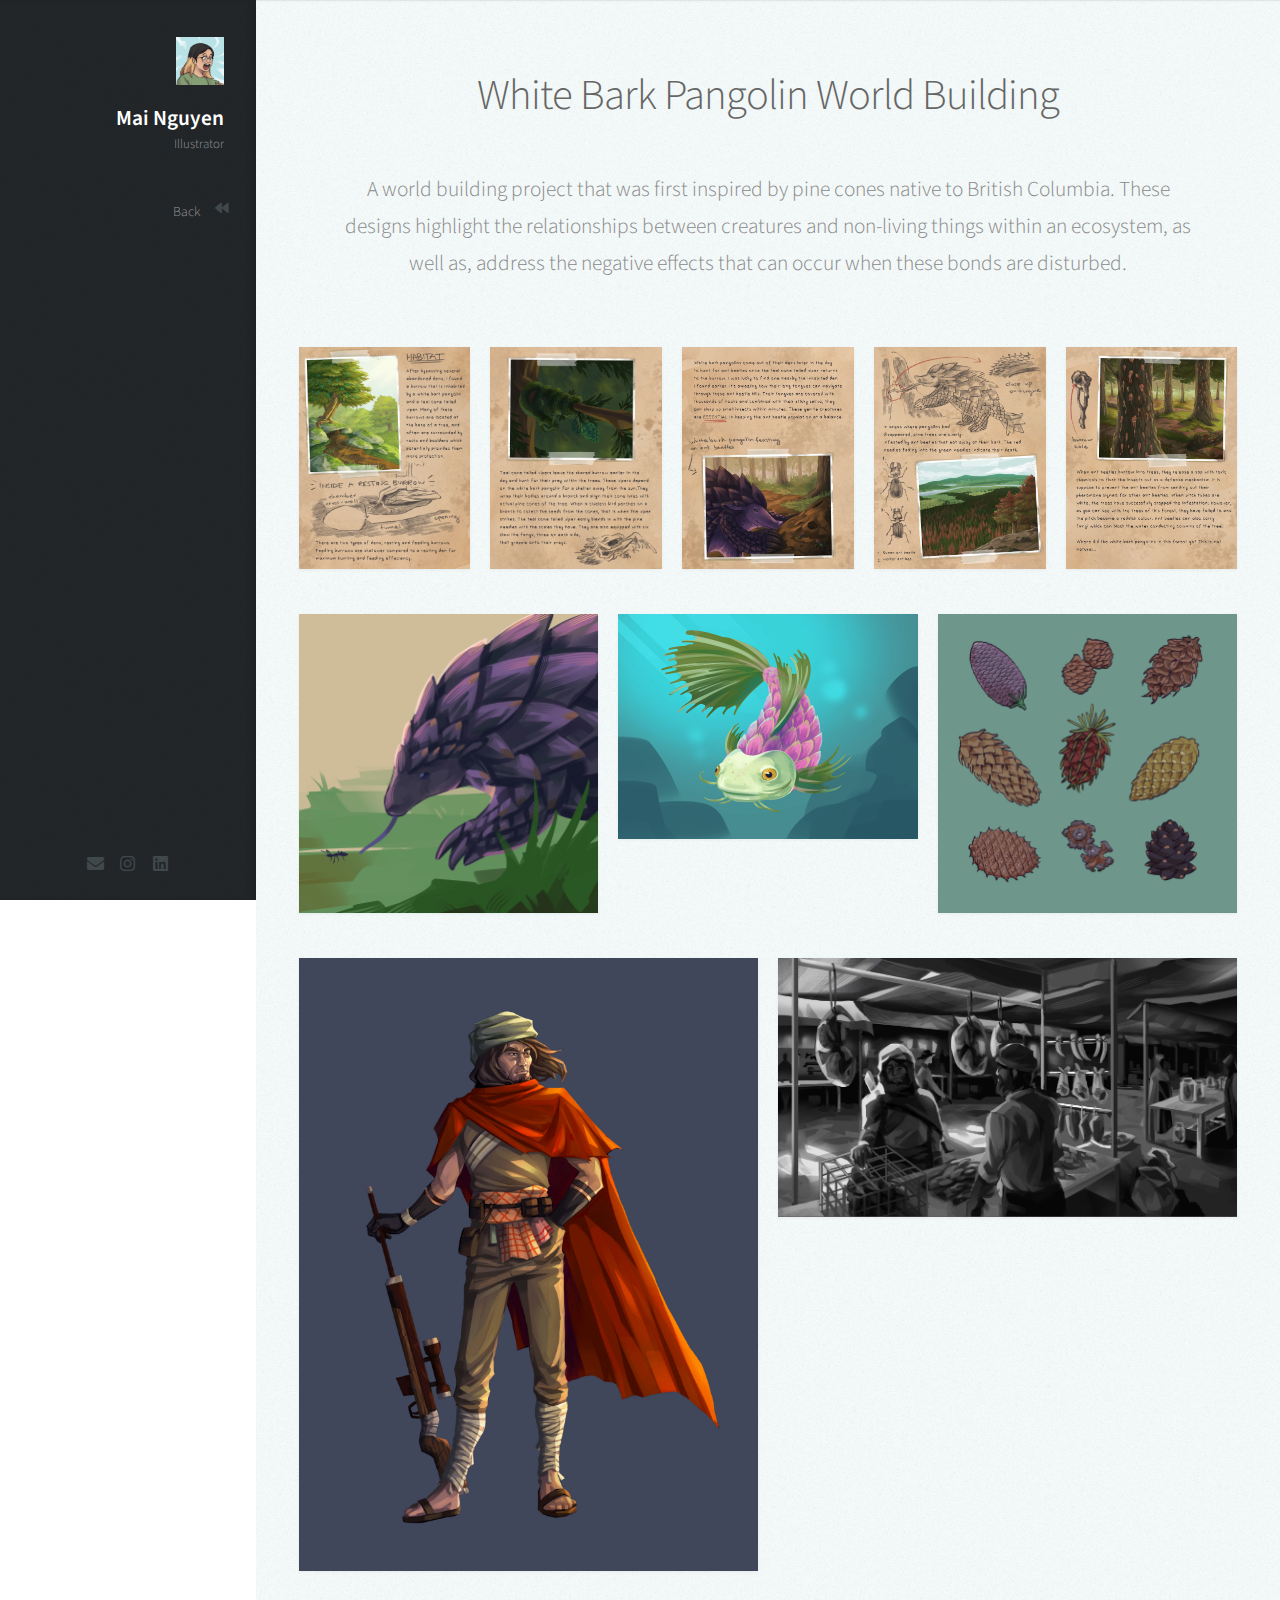
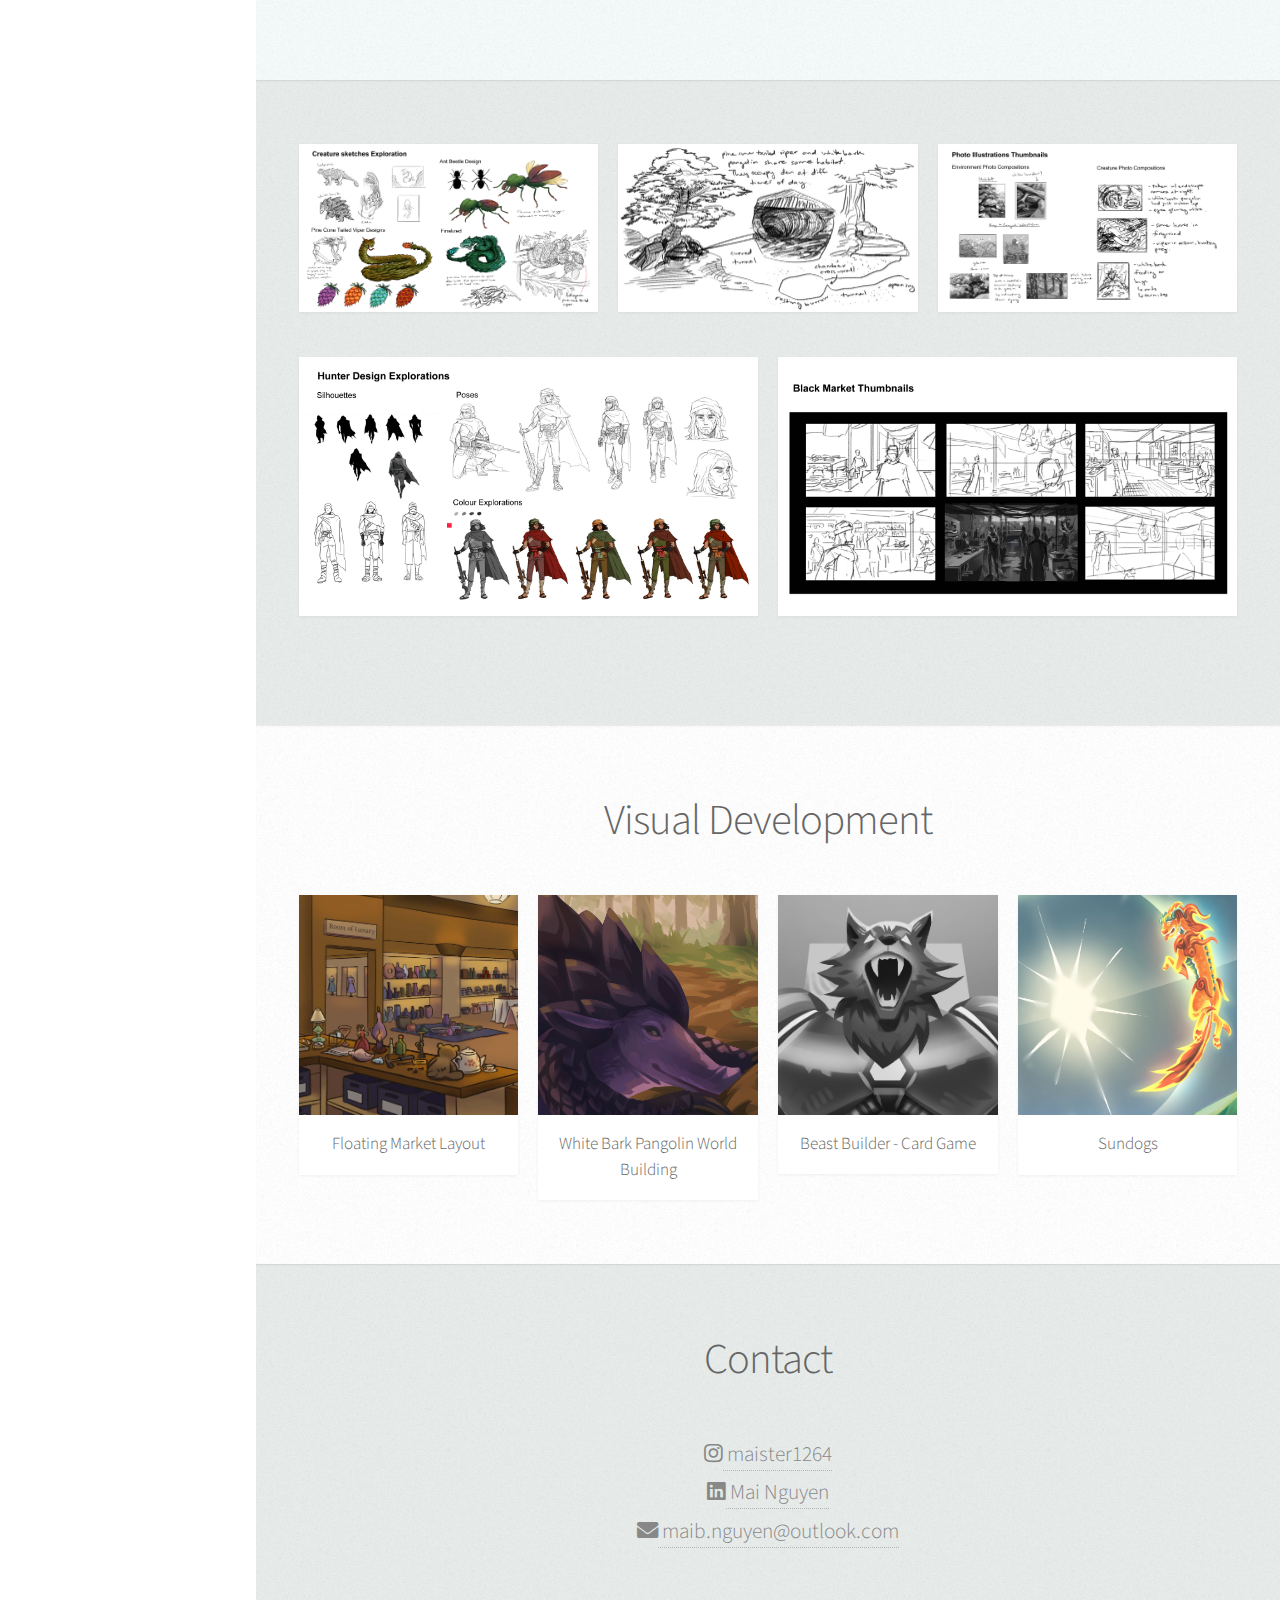
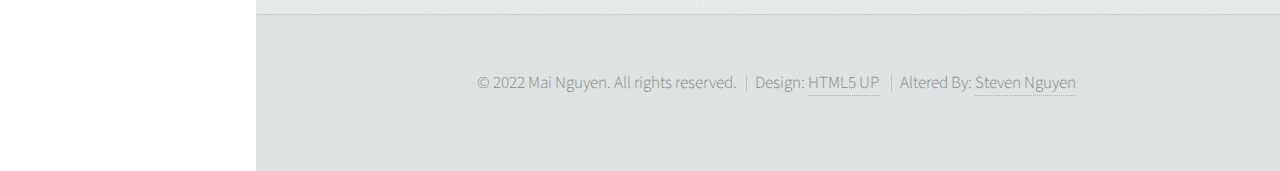
<file: prax.html>
<!DOCTYPE HTML>
<!--
	Prologue by HTML5 UP
	html5up.net | @ajlkn
	Free for personal and commercial use under the CCA 3.0 license (html5up.net/license)
-->
<html>
	<head>
		<title>Mai Nguyen</title>
		<meta charset="utf-8" />
		<meta name="viewport" content="width=device-width, initial-scale=1, user-scalable=no" />
		<link rel="stylesheet" href="assets/css/main.css" />
		<link rel="stylesheet" href="assets/css/lightbox.css" />
        <link rel="icon" href="images\avatar.jpg">
	</head>
	<body class="is-preload">

		<!-- Header -->
			<div id="header">

				<div class="top">

					<!-- Logo -->
						<div id="logo">
							<span class="image avatar48"><img src="images/avatar.jpg" alt="" /></span>
							<h1 id="title">Mai Nguyen</h1>
							<p>Illustrator</p>
						</div>

					<!-- Nav -->
						<nav id="nav">
							<ul>
								<li><a href="index.html" id="top-link"><span class="icon solid fa-backward">Back</span></a></li>
							</ul>
						</nav>

				</div>

				<div class="bottom">
					<ul class="icons">
						<li><a href="mailto: maib.nguyen@outlook.com" target="_blank" class="icon solid fa-envelope"><span class="label">Email</span></a></li>
						<li><a href="https://www.instagram.com/maister1264/" target="_blank" class="icon brands fa-instagram"><span class="label">Instagram</span></a></li>
						<li><a href="https://www.linkedin.com/in/mai-nguyen-666937249/" target="_blank" class="icon brands fa-linkedin"><span class="label">LinkedIn</span></a></li>
					</ul>
				</div>
			</div>

		<!-- Main -->
			<div id="main">

				<!-- Card Project -->
					<section id="portfolio" class="two">
						<div class="container">

							<header>
								<h2>White Bark Pangolin World Building</h2>
							</header>

							<section id="about" class="one">
								<div class="container">			
									<p>A world building project that was first inspired by pine cones native to British Columbia. These designs highlight the relationships between creatures and non-living things within an ecosystem, as well as, address the negative effects that can occur when these bonds are disturbed. 
									</p>			
								</div>
							</section>

							<div class="row" style="margin-bottom: 45px;">
								<div class="col-5ths col-12-mobile">
									<article class="item">
										<a href="#!" class="image fit"><img id="myImg" src="images\VisDev\Prax\pic1.jpg" onclick="openModal();currentSlide(1)" alt="" /></a>
									</article>
								</div>

								<div class="col-5ths col-12-mobile">
									<article class="item">
										<a href="#!" class="image fit"><img id="myImg" src="images\VisDev\Prax\pic2.jpg" onclick="openModal();currentSlide(2)" alt="" /></a>
									</article>
								</div>

								<div class="col-5ths col-12-mobile">
									<article class="item">
										<a href="#!" class="image fit"><img id="myImg" src="images\VisDev\Prax\pic3.jpg" onclick="openModal();currentSlide(3)" alt="" /></a>
									</article>
								</div>

								<div class="col-5ths col-12-mobile">
									<article class="item">
										<a href="#!" class="image fit"><img id="myImg" src="images\VisDev\Prax\pic4.jpg" onclick="openModal();currentSlide(4)" alt="" /></a>
									</article>
								</div>

								<div class="col-5ths col-12-mobile">
									<article class="item">
										<a href="#!" class="image fit"><img id="myImg" src="images\VisDev\Prax\pic5.jpg" onclick="openModal();currentSlide(5)" alt="" /></a>
									</article>
								</div>
							</div>
							
							<div class="row" style="margin-bottom: 45px;">
								<div class="col-4 col-12-mobile">
									<article class="item">
										<a href="#!" class="image fit"><img id="myImg" src="images\VisDev\Prax\pic12.jpg" onclick="openModal();currentSlide(6)" alt="" /></a>
									</article>
								</div>
								<div class="col-4 col-12-mobile">
									<article class="item">
										<a href="#!" class="image fit"><img id="myImg" src="images\VisDev\Prax\pic17.jpg" onclick="openModal();currentSlide(7)" alt="" /></a>
									</article>
								</div>
								<div class="col-4 col-12-mobile">
									<article class="item">
										<a href="#!" class="image fit"><img id="myImg" src="images\VisDev\Prax\pic13.jpg" onclick="openModal();currentSlide(8)" alt="" /></a>
									</article>
								</div>
							</div>

							<div class="row" style="margin-bottom: 45px;">
								<div class="col-6 col-12-mobile">
									<article class="item">
										<a href="#!" class="image fit"><img id="myImg" src="images\VisDev\Prax\pic6.jpg" onclick="openModal();currentSlide(9)" alt="" /></a>
									</article>
								</div>
								<div class="col-6 col-12-mobile">
									<article class="item">
										<a href="#!" class="image fit"><img id="myImg" src="images\VisDev\Prax\pic18.jpg" onclick="openModal();currentSlide(10)" alt="" /></a>
									</article>
								</div>
							</div>
						</div>
					</section>


					<section id="wis" class="four">
						<div class="container">
							<div class="row" style="margin-bottom: 45px;">
								<div class="col-4 col-12-mobile">
									<article class="item">
										<a href="#!" class="image fit"><img id="myImg" src="images\VisDev\Prax\praxwip1.jpg" onclick="openModal();currentSlide(11)" alt="" /></a>
									</article>
								</div>
								<div class="col-4 col-12-mobile">
									<article class="item">
										<a href="#!" class="image fit"><img id="myImg" src="images\VisDev\Prax\pic7.jpg" onclick="openModal();currentSlide(12)" alt="" /></a>
									</article>
								</div>
								<div class="col-4 col-12-mobile">
									<article class="item">
										<a href="#!" class="image fit"><img id="myImg" src="images\VisDev\Prax\praxwip2.jpg" onclick="openModal();currentSlide(13)" alt="" /></a>
									</article>
								</div>
							</div>
							<div class="row" style="margin-bottom: 45px;">
								<div class="col-6 col-12-mobile">
									<article class="item">
										<a href="#!" class="image fit"><img id="myImg" src="images\VisDev\Prax\praxwip3.jpg" onclick="openModal();currentSlide(14)" alt="" /></a>
									</article>
								</div>
								<div class="col-6 col-12-mobile">
									<article class="item">
										<a href="#!" class="image fit"><img id="myImg" src="images\VisDev\Prax\praxwip4.jpg" onclick="openModal();currentSlide(15)" alt="" /></a>
									</article>
								</div>
	
							</div>
						</div>
					</section>										

					<!--Lightbox-->
					<div id="myModal" class="modal">
						<span class="close cursor" onclick="closeModal()">&times;</span>
						<div class="modal-content">
					  
						  <div class="mySlides">
							<div class="numbertext">1 / 15</div>
							<img src="images\VisDev\Prax\pic1.jpg" style="width:100%">
						  </div>
						  <div class="mySlides">
							<div class="numbertext">2 / 15</div>
							<img src="images\VisDev\Prax\pic2.jpg" style="width:100%">
						  </div>
						  <div class="mySlides">
							<div class="numbertext">3 / 15</div>
							<img src="images\VisDev\Prax\pic3.jpg" style="width:100%">
						  </div>		
                          <div class="mySlides">
							<div class="numbertext">4 / 15</div>
							<img src="images\VisDev\Prax\pic4.jpg" style="width:100%">
						  </div>
						  <div class="mySlides">
							<div class="numbertext">5 / 15</div>
							<img src="images\VisDev\Prax\pic5.jpg" style="width:100%">
						  </div>
						  <div class="mySlides">
							<div class="numbertext">6 / 15</div>
							<img src="images\VisDev\Prax\pic12.jpg" style="width:100%">
						  </div>	
                          <div class="mySlides">
							<div class="numbertext">7 / 15</div>
							<img src="images\VisDev\Prax\pic17.jpg" style="width:100%">
						  </div>
						  <div class="mySlides">
							<div class="numbertext">8 / 15</div>
							<img src="images\VisDev\Prax\pic13.jpg" style="width:100%">
						  </div>
						  <div class="mySlides">
							<div class="numbertext">9 / 15</div>
							<img src="images\VisDev\Prax\pic6.jpg" style="width:100%">
						  </div>	
                          <div class="mySlides">
							<div class="numbertext">10 / 15</div>
							<img src="images\VisDev\Prax\pic18.jpg" style="width:100%">
						  </div>
						  <div class="mySlides">
							<div class="numbertext">11 / 15</div>
							<img src="images\VisDev\Prax\praxwip1.jpg" style="width:100%">
						  </div>
						  <div class="mySlides">
							<div class="numbertext">12 / 15</div>
							<img src="images\VisDev\Prax\pic7.jpg" style="width:100%">
						  </div>	
                          <div class="mySlides">
							<div class="numbertext">13 / 15</div>
							<img src="images\VisDev\Prax\praxwip2.jpg" style="width:100%">
						  </div>
						  <div class="mySlides">
							<div class="numbertext">14 / 15</div>
							<img src="images\VisDev\Prax\praxwip3.jpg" style="width:100%">
						  </div>
						  <div class="mySlides">
							<div class="numbertext">15 / 15</div>
							<img src="images\VisDev\Prax\praxwip4.jpg" style="width:100%">
						  </div>			  

						  <a class="prev" onclick="plusSlides(-1)">&#10094;</a>
						  <a class="next" onclick="plusSlides(1)">&#10095;</a>
					  
						</div>
					</div>
					

					<section id="visdev" class="five">
						<div class="container">

							<header>
								<h2>Visual Development</h2>
							</header>

							<div class="row">
								<div class="col-3 col-12-mobile">
									<article class="item">
										<a href="layout.html" class="image fit"><img src="images\Floating market thumbnail.jpg" alt="" /></a>
										<header>
											<h3>Floating Market Layout</h3>
										</header>
									</article>
								</div>
								<div class="col-3 col-12-mobile">
									<article class="item">
										<a href="prax.html" class="image fit"><img src="images\White Bark Pangolin Thumbnail.jpg" alt="" /></a>
										<header>
											<h3>White Bark Pangolin World Building</h3>
										</header>
									</article>
								</div>
								<div class="col-3 col-12-mobile">
									<article class="item">
										<a href="cards.html" class="image fit"><img src="images\Beast Builder Thumbnail.png" alt="" /></a>
										<header>
											<h3>Beast Builder - Card Game</h3>
										</header>
									</article>
								</div>
								<div class="col-3 col-12-mobile">
									<article class="item">
										<a href="sundog.html" class="image fit"><img src="images\Sundog thumbnail site.png" alt="" /></a>
										<header>
											<h3>Sundogs</h3>
										</header>
									</article>
								</div>
							</div>
						</div>
					</section>

				<!-- Contact -->
				<section id="contact" class="four">
					<div class="container">
						<header>
							<h2>Contact</h2>
						</header>
						<div class="d-flex justify-content-center">
							<i class="icon brands fa-instagram"></i><a href="https://www.instagram.com/maister1264/" target="_blank"> maister1264 </a>
						</div>
						<div class="d-flex justify-content-center">
							<i class="icon brands fa-linkedin"></i><a href="https://www.linkedin.com/in/mai-nguyen-666937249/" target="_blank"> Mai Nguyen</a>
						</div>
						<div class="d-flex justify-content-center">
							<i class="icon solid fa-envelope"></i><a href="mailto: maib.nguyen@outlook.com" target="_blank"> maib.nguyen@outlook.com</a>
						</div>
					</div>
				</section>

			</div>

		<!-- Footer -->
			<div id="footer">

				<!-- Copyright -->
				<ul class="copyright">
					<li>&copy; 2022 Mai Nguyen. All rights reserved.</li><li>Design: <a href="http://html5up.net " target="_blank">HTML5 UP</a></li>
					<li>Altered By: <a href="https://www.linkedin.com/in/steven-nguyen-a5564b223/" target="_blank">Steven Nguyen</a>
				</ul>
			</div>

		<!-- Scripts -->
			<script src="assets/js/jquery.min.js"></script>
			<script src="assets/js/jquery.scrolly.min.js"></script>
			<script src="assets/js/jquery.scrollex.min.js"></script>
			<script src="assets/js/browser.min.js"></script>
			<script src="assets/js/breakpoints.min.js"></script>
			<script src="assets/js/util.js"></script>
			<script src="assets/js/main.js"></script>
			<script>
				// Open the Modal
				function openModal() {
				  document.getElementById("myModal").style.display = "block";
				}
				
				// Close the Modal
				function closeModal() {
				  document.getElementById("myModal").style.display = "none";
				}
				
				var slideIndex = 1;
				showSlides(slideIndex);
				
				// Next/previous controls
				function plusSlides(n) {
				  showSlides(slideIndex += n);
				}
				
				// Thumbnail image controls
				function currentSlide(n) {
				  showSlides(slideIndex = n);
				}
				
				function showSlides(n) {
				  var i;
				  var slides = document.getElementsByClassName("mySlides");
				  var dots = document.getElementsByClassName("demo");
				  var captionText = document.getElementById("caption");
				  if (n > slides.length) {slideIndex = 1}
				  if (n < 1) {slideIndex = slides.length}
				  for (i = 0; i < slides.length; i++) {
					slides[i].style.display = "none";
				  }
				  for (i = 0; i < dots.length; i++) {
					dots[i].className = dots[i].className.replace(" active", "");
				  }
				  slides[slideIndex-1].style.display = "block";
				}
				</script>

	</body>
</html>
</file>
<file: assets/css/main.css>
@import url("fontawesome-all.min.css");
@import url("https://fonts.googleapis.com/css?family=Source+Sans+Pro:300,300italic,400,600");

/*
	Prologue by HTML5 UP
	html5up.net | @ajlkn
	Free for personal and commercial use under the CCA 3.0 license (html5up.net/license)
*/

html, body, div, span, applet, object,
iframe, h1, h2, h3, h4, h5, h6, p, blockquote,
pre, a, abbr, acronym, address, big, cite,
code, del, dfn, em, img, ins, kbd, q, s, samp,
small, strike, strong, sub, sup, tt, var, b,
u, i, center, dl, dt, dd, ol, ul, li, fieldset,
form, label, legend, table, caption, tbody,
tfoot, thead, tr, th, td, article, aside,
canvas, details, embed, figure, figcaption,
footer, header, hgroup, menu, nav, output, ruby,
section, summary, time, mark, audio, video {
	margin: 0;
	padding: 0;
	border: 0;
	font-size: 100%;
	font: inherit;
	vertical-align: baseline;}

article, aside, details, figcaption, figure,
footer, header, hgroup, menu, nav, section {
	display: block;}

body {
	line-height: 1;
}

ol, ul {
	list-style: none;
}

blockquote, q {
	quotes: none;
}

	blockquote:before, blockquote:after, q:before, q:after {
		content: '';
		content: none;
	}

table {
	border-collapse: collapse;
	border-spacing: 0;
}

body {
	-webkit-text-size-adjust: none;
}

mark {
	background-color: transparent;
	color: inherit;
}

input::-moz-focus-inner {
	border: 0;
	padding: 0;
}

input, select, textarea {
	-moz-appearance: none;
	-webkit-appearance: none;
	-ms-appearance: none;
	appearance: none;
}

/* Basic */

	html {
		box-sizing: border-box;
	}

	*, *:before, *:after {
		box-sizing: inherit;
	}

	body {
		background: #fff;
		font-family: 'Source Sans Pro', sans-serif;
		font-size: 19pt;
		font-weight: 300;
		line-height: 1.75em;
		color: #888;
	}

		body.is-preload *, body.is-preload *:before, body.is-preload *:after {
			-moz-animation: none !important;
			-webkit-animation: none !important;
			-ms-animation: none !important;
			animation: none !important;
			-moz-transition: none !important;
			-webkit-transition: none !important;
			-ms-transition: none !important;
			transition: none !important;
		}

	input, textarea, select {
		font-family: 'Source Sans Pro', sans-serif;
		font-size: 19pt;
		font-weight: 300;
		line-height: 1.75em;
		color: #888;
	}

	h1, h2, h3, h4, h5, h6 {
		font-weight: 300;
		color: #666;
		line-height: 1.5em;
	}

	h1 a, h2 a, h3 a, h4 a, h5 a, h6 a {
		color: inherit;
		text-decoration: none;
	}

		h1 a strong, h2 a strong, h3 a strong, h4 a strong, h5 a strong, h6 a strong {
			color: #333;
		}

	h2 {
		font-size: 2em;
		letter-spacing: -1px;
	}

		h2.alt {
			color: #888;
		}

			h2.alt strong {
				color: #666;
			}

	h3 {
		font-size: 1.5em;
	}

	header {
		margin: 0 0 2em 0;
	}

		header > p {
			margin: 1em 0 0 0;
		}

	footer {
		margin: 2em 0 0 0;
	}

	strong, b {
		font-weight: 300;
		color: #666;
	}

	em, i {
		font-style: italic;
	}

	a {
		text-decoration: none;
		color: inherit;
		border-bottom: dotted 1px rgba(128, 128, 128, 0.5);
		-moz-transition: color 0.35s ease-in-out, border-bottom-color 0.35s ease-in-out;
		-webkit-transition: color 0.35s ease-in-out, border-bottom-color 0.35s ease-in-out;
		-ms-transition: color 0.35s ease-in-out, border-bottom-color 0.35s ease-in-out;
		transition: color 0.35s ease-in-out, border-bottom-color 0.35s ease-in-out;
		outline: 0;
	}

		a:hover {
			color: #E27689;
			border-bottom-color: rgba(255, 255, 255, 0);
		}

	sub {
		position: relative;
		top: 0.5em;
		font-size: 0.8em;
	}

	sup {
		position: relative;
		top: -0.5em;
		font-size: 0.8em;
	}

	hr {
		border: 0;
		border-top: solid 1px #ddd;
	}

	blockquote {
		border-left: solid 0.5em #ddd;
		padding: 1em 0 1em 2em;
		font-style: italic;
	}

	p, ul, ol, dl, table {
		margin-bottom: 2em;
	}

	br.clear {
		clear: both;
	}

/* Container */

	.container {
		margin: 0 auto;
		max-width: 100%;
		width: 1400px;
	}

		@media screen and (min-width: 961px) and (max-width: 1880px) {

			.container {
				width: 1200px;
			}

		}

		@media screen and (min-width: 961px) and (max-width: 1620px) {

			.container {
				width: 960px;
			}

		}

		@media screen and (min-width: 961px) and (max-width: 1320px) {

			.container {
				width: 100%;
			}

		}

		@media screen and (max-width: 960px) {

			.container {
				width: 100%;
			}

		}

		@media screen and (max-width: 736px) {

			.container {
				width: 100%;
			}

		}

/* Row */

	.row {
		display: flex;
		flex-wrap: wrap;
		box-sizing: border-box;
		align-items: stretch;
	}
		.row > .col-5ths {
			width: 20%;
		}

		.row > * {
			box-sizing: border-box;
		}

		.row.gtr-uniform > * > :last-child {
			margin-bottom: 0;
		}

		.row.aln-left {
			justify-content: flex-start;
		}

		.row.aln-center {
			justify-content: center;
		}

		.row.aln-right {
			justify-content: flex-end;
		}

		.row.aln-top {
			align-items: flex-start;
		}

		.row.aln-middle {
			align-items: center;
		}

		.row.aln-bottom {
			align-items: flex-end;
		}

		.row > .imp {
			order: -1;
		}

		.row > .col-1 {
			width: 8.33333%;
		}

		.row > .off-1 {
			margin-left: 8.33333%;
		}

		.row > .col-2 {
			width: 16.66667%;
		}

		.row > .off-2 {
			margin-left: 16.66667%;
		}

		.row > .col-3 {
			width: 25%;
		}

		.row > .off-3 {
			margin-left: 25%;
		}

		.row > .col-4 {
			width: 33.33333%;
		}

		.row > .off-4 {
			margin-left: 33.33333%;
		}

		.row > .col-5 {
			width: 41.66667%;
		}

		.row > .off-5 {
			margin-left: 41.66667%;
		}

		.row > .col-6 {
			width: 50%;
		}

		.row > .off-6 {
			margin-left: 50%;
		}

		.row > .col-7 {
			width: 58.33333%;
		}

		.row > .off-7 {
			margin-left: 58.33333%;
		}

		.row > .col-8 {
			width: 66.66667%;
		}

		.row > .off-8 {
			margin-left: 66.66667%;
		}

		.row > .col-9 {
			width: 75%;
		}

		.row > .off-9 {
			margin-left: 75%;
		}

		.row > .col-10 {
			width: 83.33333%;
		}

		.row > .off-10 {
			margin-left: 83.33333%;
		}

		.row > .col-11 {
			width: 91.66667%;
		}

		.row > .off-11 {
			margin-left: 91.66667%;
		}

		.row > .col-12 {
			width: 100%;
		}

		.row > .off-12 {
			margin-left: 100%;
		}

		.row.gtr-0 {
			margin-top: 0px;
			margin-left: 0px;
		}

			.row.gtr-0 > * {
				padding: 0px 0 0 0px;
			}

			.row.gtr-0.gtr-uniform {
				margin-top: 0px;
			}

				.row.gtr-0.gtr-uniform > * {
					padding-top: 0px;
				}

		.row.gtr-25 {
			margin-top: -10px;
			margin-left: -10px;
		}

			.row.gtr-25 > * {
				padding: 10px 0 0 10px;
			}

			.row.gtr-25.gtr-uniform {
				margin-top: -10px;
			}

				.row.gtr-25.gtr-uniform > * {
					padding-top: 10px;
				}

		.row.gtr-50 {
			margin-top: -20px;
			margin-left: -20px;
		}

			.row.gtr-50 > * {
				padding: 20px 0 0 20px;
			}

			.row.gtr-50.gtr-uniform {
				margin-top: -20px;
			}

				.row.gtr-50.gtr-uniform > * {
					padding-top: 20px;
				}

		.row {
			margin-top: -40px;
			margin-left: -40px;
		}

			.row > * {
				padding: 40px 0 0 40px;
			}

			.row.gtr-uniform {
				margin-top: -40px;
			}

				.row.gtr-uniform > * {
					padding-top: 40px;
				}

		.row.gtr-150 {
			margin-top: -60px;
			margin-left: -60px;
		}

			.row.gtr-150 > * {
				padding: 60px 0 0 60px;
			}

			.row.gtr-150.gtr-uniform {
				margin-top: -60px;
			}

				.row.gtr-150.gtr-uniform > * {
					padding-top: 60px;
				}

		.row.gtr-200 {
			margin-top: -80px;
			margin-left: -80px;
		}

			.row.gtr-200 > * {
				padding: 80px 0 0 80px;
			}

			.row.gtr-200.gtr-uniform {
				margin-top: -80px;
			}

				.row.gtr-200.gtr-uniform > * {
					padding-top: 80px;
				}

		@media screen and (min-width: 961px) and (max-width: 1880px) {

			.row {
				display: flex;
				flex-wrap: wrap;
				box-sizing: border-box;
				align-items: stretch;
			}

				.row > * {
					box-sizing: border-box;
				}

				.row.gtr-uniform > * > :last-child {
					margin-bottom: 0;
				}

				.row.aln-left {
					justify-content: flex-start;
				}

				.row.aln-center {
					justify-content: center;
				}

				.row.aln-right {
					justify-content: flex-end;
				}

				.row.aln-top {
					align-items: flex-start;
				}

				.row.aln-middle {
					align-items: center;
				}

				.row.aln-bottom {
					align-items: flex-end;
				}

				.row > .imp-wide {
					order: -1;
				}

				.row > .col-1-wide {
					width: 8.33333%;
				}

				.row > .off-1-wide {
					margin-left: 8.33333%;
				}

				.row > .col-2-wide {
					width: 16.66667%;
				}

				.row > .off-2-wide {
					margin-left: 16.66667%;
				}

				.row > .col-3-wide {
					width: 25%;
				}

				.row > .off-3-wide {
					margin-left: 25%;
				}

				.row > .col-4-wide {
					width: 33.33333%;
				}

				.row > .off-4-wide {
					margin-left: 33.33333%;
				}

				.row > .col-5-wide {
					width: 41.66667%;
				}
				
				.row > .off-5-wide {
					margin-left: 41.66667%;
				}

				.row > .col-6-wide {
					width: 50%;
				}

				.row > .off-6-wide {
					margin-left: 50%;
				}

				.row > .col-7-wide {
					width: 58.33333%;
				}

				.row > .off-7-wide {
					margin-left: 58.33333%;
				}

				.row > .col-8-wide {
					width: 66.66667%;
				}

				.row > .off-8-wide {
					margin-left: 66.66667%;
				}

				.row > .col-9-wide {
					width: 75%;
				}

				.row > .off-9-wide {
					margin-left: 75%;
				}

				.row > .col-10-wide {
					width: 83.33333%;
				}

				.row > .off-10-wide {
					margin-left: 83.33333%;
				}

				.row > .col-11-wide {
					width: 91.66667%;
				}

				.row > .off-11-wide {
					margin-left: 91.66667%;
				}

				.row > .col-12-wide {
					width: 100%;
				}

				.row > .off-12-wide {
					margin-left: 100%;
				}

				.row.gtr-0 {
					margin-top: 0px;
					margin-left: 0px;
				}

					.row.gtr-0 > * {
						padding: 0px 0 0 0px;
					}

					.row.gtr-0.gtr-uniform {
						margin-top: 0px;
					}

						.row.gtr-0.gtr-uniform > * {
							padding-top: 0px;
						}

				.row.gtr-25 {
					margin-top: -10px;
					margin-left: -10px;
				}

					.row.gtr-25 > * {
						padding: 10px 0 0 10px;
					}

					.row.gtr-25.gtr-uniform {
						margin-top: -10px;
					}

						.row.gtr-25.gtr-uniform > * {
							padding-top: 10px;
						}

				.row.gtr-50 {
					margin-top: -20px;
					margin-left: -20px;
				}

					.row.gtr-50 > * {
						padding: 20px 0 0 20px;
					}

					.row.gtr-50.gtr-uniform {
						margin-top: -20px;
					}

						.row.gtr-50.gtr-uniform > * {
							padding-top: 20px;
						}

				.row {
					margin-top: -40px;
					margin-left: -40px;
				}

					.row > * {
						padding: 40px 0 0 40px;
					}

					.row.gtr-uniform {
						margin-top: -40px;
					}

						.row.gtr-uniform > * {
							padding-top: 40px;
						}

				.row.gtr-150 {
					margin-top: -60px;
					margin-left: -60px;
				}

					.row.gtr-150 > * {
						padding: 60px 0 0 60px;
					}

					.row.gtr-150.gtr-uniform {
						margin-top: -60px;
					}

						.row.gtr-150.gtr-uniform > * {
							padding-top: 60px;
						}

				.row.gtr-200 {
					margin-top: -80px;
					margin-left: -80px;
				}

					.row.gtr-200 > * {
						padding: 80px 0 0 80px;
					}

					.row.gtr-200.gtr-uniform {
						margin-top: -80px;
					}

						.row.gtr-200.gtr-uniform > * {
							padding-top: 80px;
						}

		}

		@media screen and (min-width: 961px) and (max-width: 1620px) {

			.row {
				display: flex;
				flex-wrap: wrap;
				box-sizing: border-box;
				align-items: stretch;
			}

				.row > * {
					box-sizing: border-box;
				}

				.row.gtr-uniform > * > :last-child {
					margin-bottom: 0;
				}

				.row.aln-left {
					justify-content: flex-start;
				}

				.row.aln-center {
					justify-content: center;
				}

				.row.aln-right {
					justify-content: flex-end;
				}

				.row.aln-top {
					align-items: flex-start;
				}

				.row.aln-middle {
					align-items: center;
				}

				.row.aln-bottom {
					align-items: flex-end;
				}

				.row > .imp-normal {
					order: -1;
				}

				.row > .col-1-normal {
					width: 8.33333%;
				}

				.row > .off-1-normal {
					margin-left: 8.33333%;
				}

				.row > .col-2-normal {
					width: 16.66667%;
				}

				.row > .off-2-normal {
					margin-left: 16.66667%;
				}

				.row > .col-3-normal {
					width: 25%;
				}

				.row > .off-3-normal {
					margin-left: 25%;
				}

				.row > .col-4-normal {
					width: 33.33333%;
				}

				.row > .off-4-normal {
					margin-left: 33.33333%;
				}

				.row > .col-5-normal {
					width: 41.66667%;
				}

				.row > .off-5-normal {
					margin-left: 41.66667%;
				}

				.row > .col-6-normal {
					width: 50%;
				}

				.row > .off-6-normal {
					margin-left: 50%;
				}

				.row > .col-7-normal {
					width: 58.33333%;
				}

				.row > .off-7-normal {
					margin-left: 58.33333%;
				}

				.row > .col-8-normal {
					width: 66.66667%;
				}

				.row > .off-8-normal {
					margin-left: 66.66667%;
				}

				.row > .col-9-normal {
					width: 75%;
				}

				.row > .off-9-normal {
					margin-left: 75%;
				}

				.row > .col-10-normal {
					width: 83.33333%;
				}

				.row > .off-10-normal {
					margin-left: 83.33333%;
				}

				.row > .col-11-normal {
					width: 91.66667%;
				}

				.row > .off-11-normal {
					margin-left: 91.66667%;
				}

				.row > .col-12-normal {
					width: 100%;
				}

				.row > .off-12-normal {
					margin-left: 100%;
				}

				.row.gtr-0 {
					margin-top: 0px;
					margin-left: 0px;
				}

					.row.gtr-0 > * {
						padding: 0px 0 0 0px;
					}

					.row.gtr-0.gtr-uniform {
						margin-top: 0px;
					}

						.row.gtr-0.gtr-uniform > * {
							padding-top: 0px;
						}

				.row.gtr-25 {
					margin-top: -10px;
					margin-left: -10px;
				}

					.row.gtr-25 > * {
						padding: 10px 0 0 10px;
					}

					.row.gtr-25.gtr-uniform {
						margin-top: -10px;
					}

						.row.gtr-25.gtr-uniform > * {
							padding-top: 10px;
						}

				.row.gtr-50 {
					margin-top: -20px;
					margin-left: -20px;
				}

					.row.gtr-50 > * {
						padding: 20px 0 0 20px;
					}

					.row.gtr-50.gtr-uniform {
						margin-top: -20px;
					}

						.row.gtr-50.gtr-uniform > * {
							padding-top: 20px;
						}

				.row {
					margin-top: -40px;
					margin-left: -40px;
				}

					.row > * {
						padding: 40px 0 0 40px;
					}

					.row.gtr-uniform {
						margin-top: -40px;
					}

						.row.gtr-uniform > * {
							padding-top: 40px;
						}

				.row.gtr-150 {
					margin-top: -60px;
					margin-left: -60px;
				}

					.row.gtr-150 > * {
						padding: 60px 0 0 60px;
					}

					.row.gtr-150.gtr-uniform {
						margin-top: -60px;
					}

						.row.gtr-150.gtr-uniform > * {
							padding-top: 60px;
						}

				.row.gtr-200 {
					margin-top: -80px;
					margin-left: -80px;
				}

					.row.gtr-200 > * {
						padding: 80px 0 0 80px;
					}

					.row.gtr-200.gtr-uniform {
						margin-top: -80px;
					}

						.row.gtr-200.gtr-uniform > * {
							padding-top: 80px;
						}

		}

		@media screen and (min-width: 961px) and (max-width: 1320px) {

			.row {
				display: flex;
				flex-wrap: wrap;
				box-sizing: border-box;
				align-items: stretch;
			}

				.row > * {
					box-sizing: border-box;
				}

				.row.gtr-uniform > * > :last-child {
					margin-bottom: 0;
				}

				.row.aln-left {
					justify-content: flex-start;
				}

				.row.aln-center {
					justify-content: center;
				}

				.row.aln-right {
					justify-content: flex-end;
				}

				.row.aln-top {
					align-items: flex-start;
				}

				.row.aln-middle {
					align-items: center;
				}

				.row.aln-bottom {
					align-items: flex-end;
				}

				.row > .imp-narrow {
					order: -1;
				}

				.row > .col-1-narrow {
					width: 8.33333%;
				}

				.row > .off-1-narrow {
					margin-left: 8.33333%;
				}

				.row > .col-2-narrow {
					width: 16.66667%;
				}

				.row > .off-2-narrow {
					margin-left: 16.66667%;
				}

				.row > .col-3-narrow {
					width: 25%;
				}

				.row > .off-3-narrow {
					margin-left: 25%;
				}

				.row > .col-4-narrow {
					width: 33.33333%;
				}

				.row > .off-4-narrow {
					margin-left: 33.33333%;
				}

				.row > .col-5-narrow {
					width: 41.66667%;
				}

				.row > .off-5-narrow {
					margin-left: 41.66667%;
				}

				.row > .col-6-narrow {
					width: 50%;
				}

				.row > .off-6-narrow {
					margin-left: 50%;
				}

				.row > .col-7-narrow {
					width: 58.33333%;
				}

				.row > .off-7-narrow {
					margin-left: 58.33333%;
				}

				.row > .col-8-narrow {
					width: 66.66667%;
				}

				.row > .off-8-narrow {
					margin-left: 66.66667%;
				}

				.row > .col-9-narrow {
					width: 75%;
				}

				.row > .off-9-narrow {
					margin-left: 75%;
				}

				.row > .col-10-narrow {
					width: 83.33333%;
				}

				.row > .off-10-narrow {
					margin-left: 83.33333%;
				}

				.row > .col-11-narrow {
					width: 91.66667%;
				}

				.row > .off-11-narrow {
					margin-left: 91.66667%;
				}

				.row > .col-12-narrow {
					width: 100%;
				}

				.row > .off-12-narrow {
					margin-left: 100%;
				}

				.row.gtr-0 {
					margin-top: 0px;
					margin-left: 0px;
				}

					.row.gtr-0 > * {
						padding: 0px 0 0 0px;
					}

					.row.gtr-0.gtr-uniform {
						margin-top: 0px;
					}

						.row.gtr-0.gtr-uniform > * {
							padding-top: 0px;
						}

				.row.gtr-25 {
					margin-top: -5px;
					margin-left: -5px;
				}

					.row.gtr-25 > * {
						padding: 5px 0 0 5px;
					}

					.row.gtr-25.gtr-uniform {
						margin-top: -5px;
					}

						.row.gtr-25.gtr-uniform > * {
							padding-top: 5px;
						}

				.row.gtr-50 {
					margin-top: -10px;
					margin-left: -10px;
				}

					.row.gtr-50 > * {
						padding: 10px 0 0 10px;
					}

					.row.gtr-50.gtr-uniform {
						margin-top: -10px;
					}

						.row.gtr-50.gtr-uniform > * {
							padding-top: 10px;
						}

				.row {
					margin-top: -20px;
					margin-left: -20px;
				}

					.row > * {
						padding: 20px 0 0 20px;
					}

					.row.gtr-uniform {
						margin-top: -20px;
					}

						.row.gtr-uniform > * {
							padding-top: 20px;
						}

				.row.gtr-150 {
					margin-top: -30px;
					margin-left: -30px;
				}

					.row.gtr-150 > * {
						padding: 30px 0 0 30px;
					}

					.row.gtr-150.gtr-uniform {
						margin-top: -30px;
					}

						.row.gtr-150.gtr-uniform > * {
							padding-top: 30px;
						}

				.row.gtr-200 {
					margin-top: -40px;
					margin-left: -40px;
				}

					.row.gtr-200 > * {
						padding: 40px 0 0 40px;
					}

					.row.gtr-200.gtr-uniform {
						margin-top: -40px;
					}

						.row.gtr-200.gtr-uniform > * {
							padding-top: 40px;
						}

		}

		@media screen and (max-width: 960px) {

			.row {
				display: flex;
				flex-wrap: wrap;
				box-sizing: border-box;
				align-items: stretch;
			}

				.row > * {
					box-sizing: border-box;
				}

				.row.gtr-uniform > * > :last-child {
					margin-bottom: 0;
				}

				.row.aln-left {
					justify-content: flex-start;
				}

				.row.aln-center {
					justify-content: center;
				}

				.row.aln-right {
					justify-content: flex-end;
				}

				.row.aln-top {
					align-items: flex-start;
				}

				.row.aln-middle {
					align-items: center;
				}

				.row.aln-bottom {
					align-items: flex-end;
				}

				.row > .imp-narrower {
					order: -1;
				}

				.row > .col-1-narrower {
					width: 8.33333%;
				}

				.row > .off-1-narrower {
					margin-left: 8.33333%;
				}

				.row > .col-2-narrower {
					width: 16.66667%;
				}

				.row > .off-2-narrower {
					margin-left: 16.66667%;
				}

				.row > .col-3-narrower {
					width: 25%;
				}

				.row > .off-3-narrower {
					margin-left: 25%;
				}

				.row > .col-4-narrower {
					width: 33.33333%;
				}

				.row > .off-4-narrower {
					margin-left: 33.33333%;
				}

				.row > .col-5-narrower {
					width: 41.66667%;
				}

				.row > .off-5-narrower {
					margin-left: 41.66667%;
				}

				.row > .col-6-narrower {
					width: 50%;
				}

				.row > .off-6-narrower {
					margin-left: 50%;
				}

				.row > .col-7-narrower {
					width: 58.33333%;
				}

				.row > .off-7-narrower {
					margin-left: 58.33333%;
				}

				.row > .col-8-narrower {
					width: 66.66667%;
				}

				.row > .off-8-narrower {
					margin-left: 66.66667%;
				}

				.row > .col-9-narrower {
					width: 75%;
				}

				.row > .off-9-narrower {
					margin-left: 75%;
				}

				.row > .col-10-narrower {
					width: 83.33333%;
				}

				.row > .off-10-narrower {
					margin-left: 83.33333%;
				}

				.row > .col-11-narrower {
					width: 91.66667%;
				}

				.row > .off-11-narrower {
					margin-left: 91.66667%;
				}

				.row > .col-12-narrower {
					width: 100%;
				}

				.row > .off-12-narrower {
					margin-left: 100%;
				}

				.row.gtr-0 {
					margin-top: 0px;
					margin-left: 0px;
				}

					.row.gtr-0 > * {
						padding: 0px 0 0 0px;
					}

					.row.gtr-0.gtr-uniform {
						margin-top: 0px;
					}

						.row.gtr-0.gtr-uniform > * {
							padding-top: 0px;
						}

				.row.gtr-25 {
					margin-top: -5px;
					margin-left: -5px;
				}

					.row.gtr-25 > * {
						padding: 5px 0 0 5px;
					}

					.row.gtr-25.gtr-uniform {
						margin-top: -5px;
					}

						.row.gtr-25.gtr-uniform > * {
							padding-top: 5px;
						}

				.row.gtr-50 {
					margin-top: -10px;
					margin-left: -10px;
				}

					.row.gtr-50 > * {
						padding: 10px 0 0 10px;
					}

					.row.gtr-50.gtr-uniform {
						margin-top: -10px;
					}

						.row.gtr-50.gtr-uniform > * {
							padding-top: 10px;
						}

				.row {
					margin-top: -20px;
					margin-left: -20px;
				}

					.row > * {
						padding: 20px 0 0 20px;
					}

					.row.gtr-uniform {
						margin-top: -20px;
					}

						.row.gtr-uniform > * {
							padding-top: 20px;
						}

				.row.gtr-150 {
					margin-top: -30px;
					margin-left: -30px;
				}

					.row.gtr-150 > * {
						padding: 30px 0 0 30px;
					}

					.row.gtr-150.gtr-uniform {
						margin-top: -30px;
					}

						.row.gtr-150.gtr-uniform > * {
							padding-top: 30px;
						}

				.row.gtr-200 {
					margin-top: -40px;
					margin-left: -40px;
				}

					.row.gtr-200 > * {
						padding: 40px 0 0 40px;
					}

					.row.gtr-200.gtr-uniform {
						margin-top: -40px;
					}

						.row.gtr-200.gtr-uniform > * {
							padding-top: 40px;
						}

		}

		@media screen and (max-width: 736px) {

			.row {
				display: flex;
				flex-wrap: wrap;
				box-sizing: border-box;
				align-items: stretch;
			}

				.row > * {
					box-sizing: border-box;
				}

				.row.gtr-uniform > * > :last-child {
					margin-bottom: 0;
				}

				.row.aln-left {
					justify-content: flex-start;
				}

				.row.aln-center {
					justify-content: center;
				}

				.row.aln-right {
					justify-content: flex-end;
				}

				.row.aln-top {
					align-items: flex-start;
				}

				.row.aln-middle {
					align-items: center;
				}

				.row.aln-bottom {
					align-items: flex-end;
				}

				.row > .imp-mobile {
					order: -1;
				}

				.row > .col-1-mobile {
					width: 8.33333%;
				}

				.row > .off-1-mobile {
					margin-left: 8.33333%;
				}

				.row > .col-2-mobile {
					width: 16.66667%;
				}

				.row > .off-2-mobile {
					margin-left: 16.66667%;
				}

				.row > .col-3-mobile {
					width: 25%;
				}

				.row > .off-3-mobile {
					margin-left: 25%;
				}

				.row > .col-4-mobile {
					width: 33.33333%;
				}

				.row > .off-4-mobile {
					margin-left: 33.33333%;
				}

				.row > .col-5-mobile {
					width: 41.66667%;
				}

				.row > .off-5-mobile {
					margin-left: 41.66667%;
				}

				.row > .col-6-mobile {
					width: 50%;
				}

				.row > .off-6-mobile {
					margin-left: 50%;
				}

				.row > .col-7-mobile {
					width: 58.33333%;
				}

				.row > .off-7-mobile {
					margin-left: 58.33333%;
				}

				.row > .col-8-mobile {
					width: 66.66667%;
				}

				.row > .off-8-mobile {
					margin-left: 66.66667%;
				}

				.row > .col-9-mobile {
					width: 75%;
				}

				.row > .off-9-mobile {
					margin-left: 75%;
				}

				.row > .col-10-mobile {
					width: 83.33333%;
				}

				.row > .off-10-mobile {
					margin-left: 83.33333%;
				}

				.row > .col-11-mobile {
					width: 91.66667%;
				}

				.row > .off-11-mobile {
					margin-left: 91.66667%;
				}

				.row > .col-12-mobile {
					width: 100%;
				}

				.row > .off-12-mobile {
					margin-left: 100%;
				}

				.row.gtr-0 {
					margin-top: 0px;
					margin-left: 0px;
				}

					.row.gtr-0 > * {
						padding: 0px 0 0 0px;
					}

					.row.gtr-0.gtr-uniform {
						margin-top: 0px;
					}

						.row.gtr-0.gtr-uniform > * {
							padding-top: 0px;
						}

				.row.gtr-25 {
					margin-top: -5px;
					margin-left: -5px;
				}

					.row.gtr-25 > * {
						padding: 5px 0 0 5px;
					}

					.row.gtr-25.gtr-uniform {
						margin-top: -5px;
					}

						.row.gtr-25.gtr-uniform > * {
							padding-top: 5px;
						}

				.row.gtr-50 {
					margin-top: -10px;
					margin-left: -10px;
				}

					.row.gtr-50 > * {
						padding: 10px 0 0 10px;
					}

					.row.gtr-50.gtr-uniform {
						margin-top: -10px;
					}

						.row.gtr-50.gtr-uniform > * {
							padding-top: 10px;
						}

				.row {
					margin-top: -20px;
					margin-left: -20px;
				}

					.row > * {
						padding: 20px 0 0 20px;
					}

					.row.gtr-uniform {
						margin-top: -20px;
					}

						.row.gtr-uniform > * {
							padding-top: 20px;
						}

				.row.gtr-150 {
					margin-top: -30px;
					margin-left: -30px;
				}

					.row.gtr-150 > * {
						padding: 30px 0 0 30px;
					}

					.row.gtr-150.gtr-uniform {
						margin-top: -30px;
					}

						.row.gtr-150.gtr-uniform > * {
							padding-top: 30px;
						}

				.row.gtr-200 {
					margin-top: -40px;
					margin-left: -40px;
				}

					.row.gtr-200 > * {
						padding: 40px 0 0 40px;
					}

					.row.gtr-200.gtr-uniform {
						margin-top: -40px;
					}

						.row.gtr-200.gtr-uniform > * {
							padding-top: 40px;
						}

		}

/* Sections/Article */

	section, article {
		margin-bottom: 3em;
	}

		section > :last-child,
		section > .container, section:last-child, article > :last-child,
		article > .container, article:last-child {
			margin-bottom: 0;
		}

		.row > section, .row > article {
			margin-bottom: 0;
		}

/* Image */

	.image {
		display: inline-block;
		border: 0;
	}
		.image:hover {
			box-shadow: 0 4px 8px 0 rgba(0, 0, 0, 0.2), 0 6px 20px 0 rgba(0, 0, 0, 0.19);
		}

		.image img {
			display: block;
			width: 100%;
		}

		.image.avatar48 {
			width: 48px;
			height: 48px;
			background: #f00;
		}

			.image.avatar48 img {
				width: 48px;
				height: 48px;
			}

		.image.fit {
			display: block;
			width: 100%;
		}

		.image.featured {
			display: block;
			width: 100%;
			margin: 0 0 2em 0;
		}

		.image.left {
			float: left;
			margin: 0 2em 2em 0;
		}

		.image.centered {
			display: block;
			margin: 0 0 2em 0;
		}

			.image.centered img {
				margin: 0 auto;
				width: auto;
			}

/* List */

	ul {
		list-style: disc;
		padding-left: 1em;
	}

		ul li {
			padding-left: 0.5em;
		}

	ol {
		list-style: decimal;
		padding-left: 1.25em;
	}

		ol li {
			padding-left: 0.25em;
		}

/* Icons */

	ul.icons {
		cursor: default;
		list-style: none;
		padding-left: 0;
	}

		ul.icons li {
			display: inline-block;
			padding-left: 0;
		}

		ul.icons a {
			display: inline-block;
			width: 2em;
			height: 2em;
			line-height: 2em;
			text-align: center;
			border: 0;
		}

/* Form */

	form label {
		display: block;
		text-align: left;
		margin-bottom: 0.5em;
	}

	form input[type="text"],
	form input[type="email"],
	form input[type="password"],
	form select,
	form textarea {
		position: relative;
		-webkit-appearance: none;
		display: block;
		border: 0;
		outline: 0;
		background: #fff;
		background: rgba(255, 255, 255, 0.75);
		width: 100%;
		border-radius: 0.35em;
		padding: 0.75em 1em 0.75em 1em;
		box-shadow: inset 0 0.1em 0.1em 0 rgba(0, 0, 0, 0.05);
		border: solid 1px rgba(0, 0, 0, 0.15);
		-moz-transition: all 0.35s ease-in-out;
		-webkit-transition: all 0.35s ease-in-out;
		-ms-transition: all 0.35s ease-in-out;
		transition: all 0.35s ease-in-out;
	}

		form input[type="text"]:focus,
		form input[type="email"]:focus,
		form input[type="password"]:focus,
		form select:focus,
		form textarea:focus {
			box-shadow: 0 0 2px 1px #8ebebc;
			background: #fff;
		}

	form input[type="text"],
	form input[type="email"],
	form input[type="password"],
	form select {
		line-height: 1.25em;
	}

	form textarea {
		min-height: 14em;
	}

	form ::-webkit-input-placeholder {
		color: #555 !important;
	}

	form :-moz-placeholder {
		color: #555 !important;
	}

	form ::-moz-placeholder {
		color: #555 !important;
	}

	form :-ms-input-placeholder {
		color: #555 !important;
	}

	form ::-moz-focus-inner {
		border: 0;
	}

/* Table */

	table {
		width: 100%;
		text-align: left;
	}

		table tbody tr:nth-child(2n+2) {
			background: #f4f4f4;
		}

		table td {
			padding: 0.5em 1em 0.5em 1em;
		}

		table th {
			text-align: left;
			padding: 0.5em 1em 0.5em 1em;
			color: #fff;
			background: #222729 url("images/overlay.png");
		}

		table thead {
			background: #444;
			color: #fff;
		}

		table tfoot {
			background: #eee;
		}

/* Button */

	input[type="button"],
	input[type="submit"],
	input[type="reset"],
	button,
	.button {
		position: relative;
		display: inline-block;
		border-radius: 0.35em;
		color: #fff !important;
		text-decoration: none;
		padding: 0.75em 2.5em 0.75em 2.5em;
		background-color: #8ebebc;
		border: 0;
		cursor: pointer;
		background-image: -moz-linear-gradient(top, rgba(0, 0, 0, 0), rgba(0, 0, 0, 0.15)), url("images/overlay.png");
		background-image: -webkit-linear-gradient(top, rgba(0, 0, 0, 0), rgba(0, 0, 0, 0.15)), url("images/overlay.png");
		background-image: -ms-linear-gradient(top, rgba(0, 0, 0, 0), rgba(0, 0, 0, 0.15)), url("images/overlay.png");
		background-image: linear-gradient(top, rgba(0, 0, 0, 0), rgba(0, 0, 0, 0.15)), url("images/overlay.png");
		-moz-transition: background-color 0.35s ease-in-out;
		-webkit-transition: background-color 0.35s ease-in-out;
		-ms-transition: background-color 0.35s ease-in-out;
		transition: background-color 0.35s ease-in-out;
	}

		input[type="button"]:hover,
		input[type="submit"]:hover,
		input[type="reset"]:hover,
		button:hover,
		.button:hover {
			background-color: #9ececc;
		}

		input[type="button"]:active,
		input[type="submit"]:active,
		input[type="reset"]:active,
		button:active,
		.button:active {
			background-color: #7eaeac;
		}

/* Item */

	.item {
		box-shadow: 0 0.05em 0.15em 0 rgba(0, 0, 0, 0.05);
		margin-bottom: 40px;
	}

		.item header {
			background: #fff;
			margin: 0;
			padding: 1em 0 1em 0;
			font-size: 0.8em;
		}

			.item header h3 {
				font-size: 1em;
			}

/* Icons */

	.icon {
		text-decoration: none;
		text-decoration: none;
	}

		.icon:before {
			-moz-osx-font-smoothing: grayscale;
			-webkit-font-smoothing: antialiased;
			display: inline-block;
			font-style: normal;
			font-variant: normal;
			text-rendering: auto;
			line-height: 1;
			text-transform: none !important;
			font-family: 'Font Awesome 5 Free';
			font-weight: 400;
		}

		.icon:before {
			line-height: inherit;
		}

		.icon > .label {
			display: none;
		}

		.icon.solid:before {
			font-weight: 900;
		}

		.icon.brands:before {
			font-family: 'Font Awesome 5 Brands';
		}

/* Header */

	#header {
		display: -moz-flex;
		display: -webkit-flex;
		display: -ms-flex;
		display: flex;
		-moz-flex-direction: column;
		-webkit-flex-direction: column;
		-ms-flex-direction: column;
		flex-direction: column;
		-moz-justify-content: space-between;
		-webkit-justify-content: space-between;
		-ms-justify-content: space-between;
		justify-content: space-between;
		background: #222629 url("images/overlay.png");
		box-shadow: inset -0.25em 0 0.25em 0 rgba(0, 0, 0, 0.1);
		color: #fff;
		height: 100%;
		left: 0;
		overflow-y: auto;
		position: fixed;
		text-align: right;
		top: 0;
		width: 375px;
	}

		#header .top {
			-moz-flex-grow: 1;
			-webkit-flex-grow: 1;
			-ms-flex-grow: 1;
			flex-grow: 1;
		}

		#header .bottom {
			-moz-flex-shrink: 0;
			-webkit-flex-shrink: 0;
			-ms-flex-shrink: 0;
			flex-shrink: 0;
			padding: 1.5em 0 0.75em 0;
		}

			#header .bottom > :last-child {
				margin-bottom: 0;
			}

		#header .icons {
			font-size: 0.8em;
			text-align: center;
		}

			#header .icons a {
				color: #41484c;
				-moz-transition: color 0.35s ease-in-out;
				-webkit-transition: color 0.35s ease-in-out;
				-ms-transition: color 0.35s ease-in-out;
				transition: color 0.35s ease-in-out;
			}

				#header .icons a:hover {
					color: #fff;
				}

	#logo {
		position: relative;
		margin: 1.75em 1.5em 1.5em 1.5em;
		min-height: 48px;
		cursor: default;
	}

		#logo h1 {
			position: relative;
			color: #fff;
			font-weight: 600;
			font-size: 1em;
			line-height: 1em;
		}

		#logo p {
			position: relative;
			display: block;
			font-size: 0.6em;
			color: rgba(255, 255, 255, 0.5);
			line-height: 1.25em;
			margin: 0.5em 0 0 0;
		}

		#logo .image {
			position: absolute;
			left: 0;
			top: 0;
		}

	#nav ul {
		list-style: none;
		padding-left: 0;
		margin-bottom: 0;
	}

		#nav ul li {
			padding-left: 0;
		}

			#nav ul li a {
				display: block;
				padding: 0.5em 1.5em 0.5em 1.5em;
				color: rgba(255, 255, 255, 0.5);
				text-decoration: none;
				outline: 0;
				border: 0;
				-moz-transition: none;
				-webkit-transition: none;
				-ms-transition: none;
				transition: none;
			}

				#nav ul li a span {
					position: relative;
					display: block;
					font-size: 0.8em;
				}

					#nav ul li a span:before {
						position: absolute;
						left: 0;
						color: #41484c;
						text-align: center;
						width: 1.25em;
						line-height: 1.75em;
					}

				#nav ul li a.active {
					background: rgba(0, 0, 0, 0.15);
					box-shadow: inset 0 0 0.25em 0 rgba(0, 0, 0, 0.125);
					color: #fff;
				}

					#nav ul li a.active span:before {
						color: #e27689;
					}

/* Footer */

	#footer {
		margin-left: 375px;
		text-align: center;
		background-color: #dce3e2;
		padding: 3em 0 4em 0;
		box-shadow: inset 0 1px 0 0 rgba(0, 0, 0, 0.05), inset 0 0.1em 0.1em 0 rgba(0, 0, 0, 0.025);
		font-size: 0.8em;
	}

		#footer .copyright {
			cursor: default;
			margin: 0;
		}

			#footer .copyright li {
				display: inline-block;
				line-height: 1em;
				border-left: solid 1px rgba(128, 128, 128, 0.35);
				padding: 0 0 0 0.5em;
				margin: 0 0 0 0.5em;
			}

				#footer .copyright li:first-child {
					border-left: 0;
					padding-left: 0;
					margin-left: 0;
				}

/* Main */

	#main {
		margin-left: 375px;
	}

		#main > section {
			margin: 0;
			overflow: hidden;
			padding: 4em 0;
			box-shadow: inset 0 1px 0 0 rgba(0, 0, 0, 0.05), inset 0 0.1em 0.1em 0 rgba(0, 0, 0, 0.025);
			text-align: center;
			background-image: url("images/overlay.png");
		}

			#main > section.dark {
				color: #ddd;
				color: rgba(255, 255, 255, 0.75);
			}

				#main > section.dark h2, #main > section.dark h3, #main > section.dark h4, #main > section.dark h5, #main > section.dark h6 {
					color: inherit;
				}

				#main > section.dark strong {
					color: #fff;
					border-color: inherit;
				}

				#main > section.dark a {
					color: #fff;
					border-color: inherit;
				}

					#main > section.dark a:hover {
						border-bottom-color: rgba(255, 255, 255, 0);
					}

			#main > section.cover {
				padding: 10em 0;
				background-size: cover;
				background-position: center center;
			}

			#main > section.one {
				background-color: #81918E;
				background-image: url("../../images/banner.jpg");
			}

			#main > section.two {
				background-color: #f5fafa;
			}

			#main > section.three {
				background-color: #ecf1f1;
			}

			#main > section.four {
				background-color: #e8edec;
			}

/* Wide */

	@media screen and (min-width: 961px) and (max-width: 1880px) {

		/* Basic */

			body, input, textarea, select {
				font-size: 17pt;
			}

		/* Header */

			#header {
				width: 300px;
			}

		/* Footer */

			#footer {
				margin-left: 300px;
			}

		/* Main */

			#main {
				margin-left: 300px;
			}

	}

/* Normal */

	@media screen and (min-width: 961px) and (max-width: 1620px) {

		/* Main */

			#main > section {
				padding: 3em 0;
			}

			#main section.cover {
				padding: 5em 0;
			}

	}

/* Narrow */

	@media screen and (min-width: 961px) and (max-width: 1320px) {

		/* Basic */

			body, input, textarea, select {
				font-size: 16pt;
			}

			.container {
				padding: 0 2em 0 2em;
			}

		/* Icons */

			ul.icons li a {
				width: 1.75em;
			}

		/* Item */

			.item {
				margin-bottom: 20px;
			}

		/* Header */

			#header {
				width: 20%;
			}

			#logo .image {
				position: relative;
				margin: 0 0 0.5em 0;
			}

			#nav ul li a {
				font-size: 0.8em;
				padding-top: 0.5em;
				padding-bottom: 0.5em;
			}

				#nav ul li a span {
					padding-right: 2.25em;
				}

					#nav ul li a span:before {
						left: 100%;
						margin-left: -1.25em;
						line-height: 2.25em;
					}

		/* Footer */

			#footer {
				margin-left: 20%;
			}

		/* Main */

			#main {
				margin-left: 20%;
			}

	}

/* Narrower */

	#headerToggle {
		display: none;
	}

	@media screen and (max-width: 960px) {

		/* Basic */

			html, body {
				overflow-x: hidden;
			}

			body, input, textarea, select {
				font-size: 16pt;
			}

			header br {
				display: none;
			}

			.container {
				padding: 0 2em 0 2em;
			}

		/* Item */

			.item {
				margin-bottom: 15px;
			}

		/* Icons */

			ul.icons a {
				width: 1.75em;
				font-size: 1.25em;
			}

		/* Header */

			#header {
				-moz-backface-visibility: hidden;
				-webkit-backface-visibility: hidden;
				-ms-backface-visibility: hidden;
				backface-visibility: hidden;
				-moz-transform: translateX(-275px);
				-webkit-transform: translateX(-275px);
				-ms-transform: translateX(-275px);
				transform: translateX(-275px);
				-moz-transition: -moz-transform 0.5s ease;
				-webkit-transition: -webkit-transform 0.5s ease;
				-ms-transition: -ms-transform 0.5s ease;
				transition: transform 0.5s ease;
				-webkit-overflow-scrolling: touch;
				display: block;
				height: 100%;
				left: 0;
				overflow-y: auto;
				position: fixed;
				top: 0;
				width: 275px;
				z-index: 10002;
				width: 275px;
				background: #222729 url("images/overlay.png");
				box-shadow: inset -0.25em 0 0.25em 0 rgba(0, 0, 0, 0.125);
			}

				#header .top {
					position: relative;
				}

				#header .bottom {
					border-top: solid 1px rgba(255, 255, 255, 0.05);
					box-shadow: 0 -1px 0 0 rgba(0, 0, 0, 0.15);
					padding-top: 2em;
					margin-top: 2em;
					position: relative;
				}

			#logo {
				margin: 1.5em 1.25em 1.25em 1.25em;
			}

			#nav ul li a {
				padding: 0.5em 1.25em 0.5em 1.25em;
			}

			#headerToggle {
				-moz-backface-visibility: hidden;
				-webkit-backface-visibility: hidden;
				-ms-backface-visibility: hidden;
				backface-visibility: hidden;
				-moz-transition: -moz-transform 0.5s ease;
				-webkit-transition: -webkit-transform 0.5s ease;
				-ms-transition: -ms-transform 0.5s ease;
				transition: transform 0.5s ease;
				display: block;
				height: 2.25em;
				left: 0;
				position: fixed;
				top: 0;
				width: 3.25em;
				z-index: 10001;
			}

				#headerToggle .toggle {
					text-decoration: none;
					position: absolute;
					left: 0;
					top: 0;
					width: 100%;
					height: 100%;
					outline: 0;
					border: 0;
				}

					#headerToggle .toggle:before {
						-moz-osx-font-smoothing: grayscale;
						-webkit-font-smoothing: antialiased;
						display: inline-block;
						font-style: normal;
						font-variant: normal;
						text-rendering: auto;
						line-height: 1;
						text-transform: none !important;
						font-family: 'Font Awesome 5 Free';
						font-weight: 900;
					}

					#headerToggle .toggle:before {
						text-decoration: none;
						content: '\f0c9';
						color: #fff;
						font-size: 18px;
						background: rgba(128, 136, 144, 0.5);
						border-radius: 0.35em;
						text-align: center;
						position: absolute;
						left: 0.5em;
						top: 0.5em;
						display: block;
						width: 3.25em;
						height: 2.25em;
						line-height: 2.25em;
					}

			body.header-visible #main {
				-moz-transform: translateX(275px);
				-webkit-transform: translateX(275px);
				-ms-transform: translateX(275px);
				transform: translateX(275px);
			}

			body.header-visible #headerToggle {
				-moz-transform: translateX(275px);
				-webkit-transform: translateX(275px);
				-ms-transform: translateX(275px);
				transform: translateX(275px);
			}

			body.header-visible #header {
				-moz-transform: translateX(0);
				-webkit-transform: translateX(0);
				-ms-transform: translateX(0);
				transform: translateX(0);
			}

		/* Footer */

			#footer {
				margin-left: 0;
			}

		/* Main */

			#main {
				-moz-backface-visibility: hidden;
				-webkit-backface-visibility: hidden;
				-ms-backface-visibility: hidden;
				backface-visibility: hidden;
				-moz-transition: -moz-transform 0.5s ease;
				-webkit-transition: -webkit-transform 0.5s ease;
				-ms-transition: -ms-transform 0.5s ease;
				transition: transform 0.5s ease;
				padding-bottom: 1px;
				margin-left: 0;
			}

				#main > section {
					padding: 3em 0;
				}

				#main section.cover {
					padding: 4em 0;
				}

	}

/* Mobile */

	@media screen and (max-width: 736px) {

		/* Basic */

			body, input, textarea, select {
				font-size: 14pt;
			}

			h2 {
				font-size: 1.5em;
				letter-spacing: 0;
				font-weight: 300;
			}

			.container {
				padding: 0 15px 0 15px;
			}

		/* List */

			ul.icons a {
				width: 2em;
				font-size: 1.25em;
			}

		/* Main */

			#main > section {
				padding: 2em 0;
			}

			#main section.cover {
				padding: 4em 0em;
			}

				#main section.cover header {
					padding: 0 1em;
				}

		/* Footer */

			#footer .copyright li {
				display: block;
				line-height: 1.25em;
				border: 0;
				padding: 0;
				margin: 1em 0 0 0;
			}

				#footer .copyright li:first-child {
					margin-top: 0;
				}

	}
</file>
